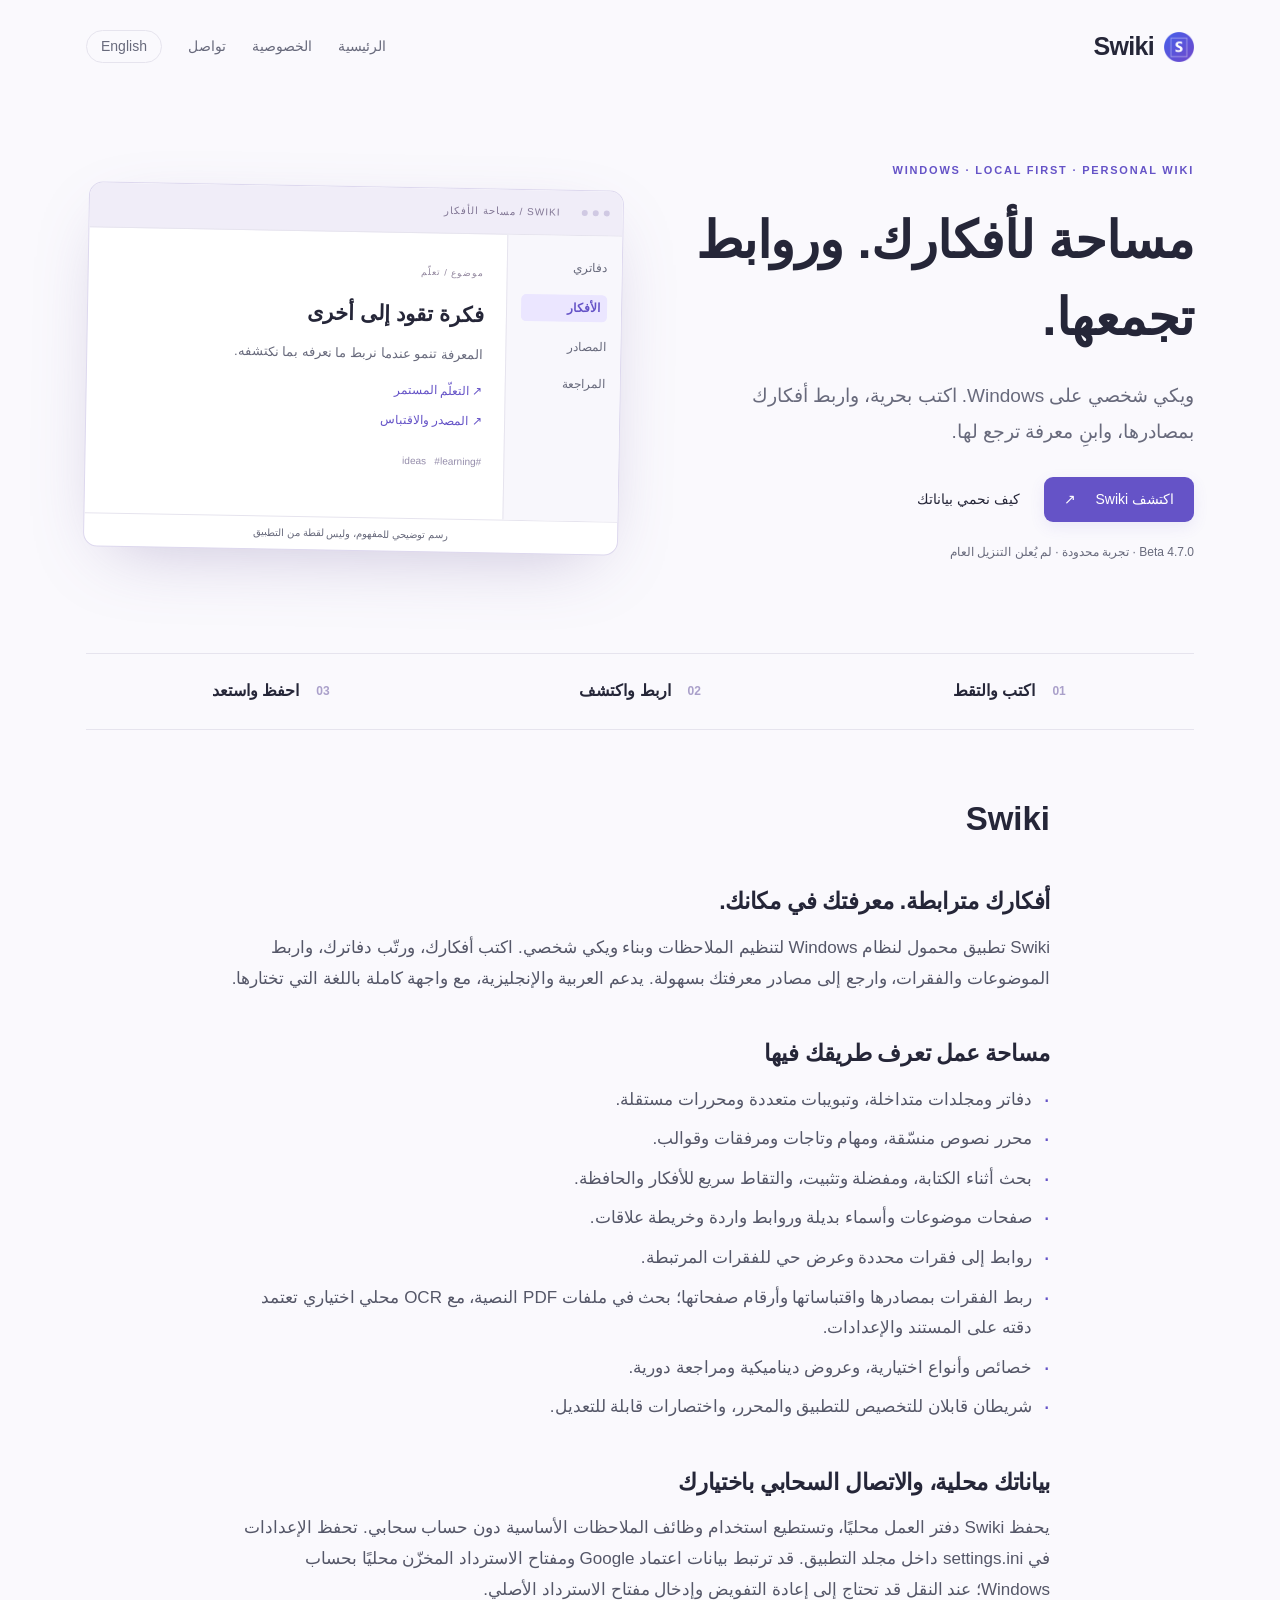
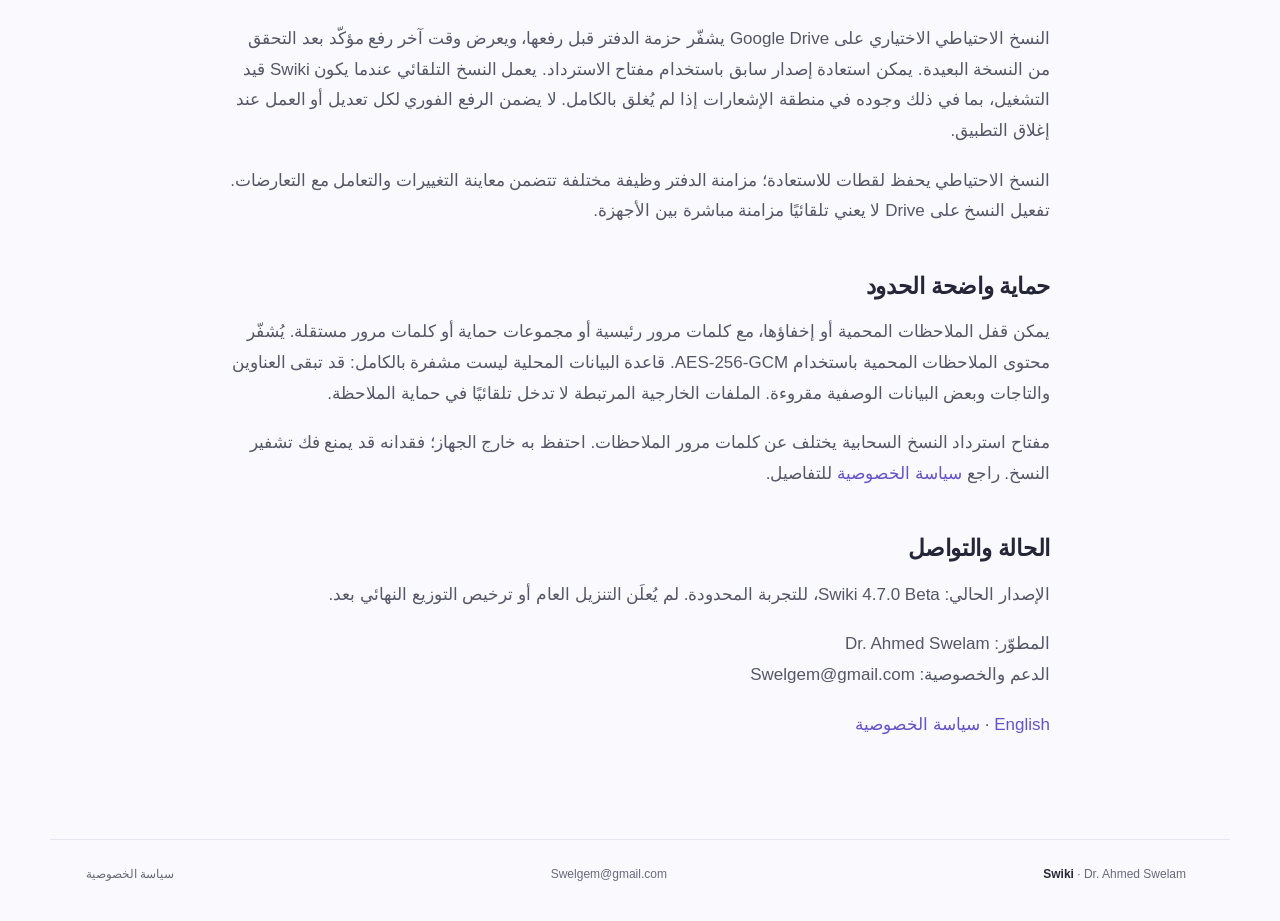
<file: index.html>
<!doctype html><html lang="ar" dir="rtl"><head><meta charset="utf-8"><meta name="viewport" content="width=device-width,initial-scale=1"><meta name="description" content="ويكي شخصي على Windows. اكتب بحرية، واربط أفكارك بمصادرها، وابنِ معرفة ترجع لها."><title>Swiki — أفكارك مترابطة</title><link rel="icon" href="favicon.ico"><link rel="stylesheet" href="style.css"></head><body><a class="skip" href="#main">انتقل للمحتوى</a><header class="header wrap"><a class="brand" href="index.html"><img src="favicon.ico" alt="" width="30" height="30"><span>Swiki</span></a><nav aria-label="القائمة الرئيسية"><a href="index.html">الرئيسية</a><a href="privacy-ar.html" >الخصوصية</a><a href="mailto:Swelgem@gmail.com">تواصل</a><a class="language" href="en.html" lang="en">English</a></nav></header><main class="wrap" id="main"><section class="hero"><div><span class="eyebrow">WINDOWS · LOCAL FIRST · PERSONAL WIKI</span><h1>مساحة لأفكارك. وروابط تجمعها.</h1><p class="intro">ويكي شخصي على Windows. اكتب بحرية، واربط أفكارك بمصادرها، وابنِ معرفة ترجع لها.</p><div class="actions"><a class="primary" href="#details">اكتشف Swiki <span aria-hidden="true">↗</span></a><a class="quiet" href="privacy-ar.html">كيف نحمي بياناتك</a></div><p class="caption">4.7.0 Beta · تجربة محدودة · لم يُعلن التنزيل العام</p></div><div class="wiki-demo" aria-label="مثال توضيحي للروابط بين الأفكار"><div class="demo-bar"><i></i><i></i><i></i><span>SWIKI / مساحة الأفكار</span></div><div class="demo-body"><div class="demo-nav"><span>دفاتري</span><b>الأفكار</b><span>المصادر</span><span>المراجعة</span></div><div class="demo-note"><small>موضوع / تعلّم</small><h3>فكرة تقود إلى أخرى</h3><p>المعرفة تنمو عندما نربط ما نعرفه بما نكتشفه.</p><div class="note-link">↗ التعلّم المستمر</div><div class="note-link">↗ المصدر والاقتباس</div><div class="demo-tags">#ideas &nbsp; #learning</div></div></div><div class="demo-foot">رسم توضيحي للمفهوم، وليس لقطة من التطبيق</div></div></section><section class="principles"><div><b>01</b><span>اكتب والتقط</span></div><div><b>02</b><span>اربط واكتشف</span></div><div><b>03</b><span>احفظ واستعد</span></div></section><div class="document-layout"><article class="document" id="details"><h1 id="section-0">Swiki</h1>
<h2 id="section-1">أفكارك مترابطة. معرفتك في مكانك.</h2>

<p>Swiki تطبيق محمول لنظام Windows لتنظيم الملاحظات وبناء ويكي شخصي. اكتب أفكارك، ورتّب دفاترك، واربط الموضوعات والفقرات، وارجع إلى مصادر معرفتك بسهولة. يدعم العربية والإنجليزية، مع واجهة كاملة باللغة التي تختارها.</p>
<h2 id="section-4">مساحة عمل تعرف طريقك فيها</h2>
<div class="list-item"><span aria-hidden="true">·</span><span>دفاتر ومجلدات متداخلة، وتبويبات متعددة ومحررات مستقلة.</span></div>
<div class="list-item"><span aria-hidden="true">·</span><span>محرر نصوص منسّقة، ومهام وتاجات ومرفقات وقوالب.</span></div>
<div class="list-item"><span aria-hidden="true">·</span><span>بحث أثناء الكتابة، ومفضلة وتثبيت، والتقاط سريع للأفكار والحافظة.</span></div>
<div class="list-item"><span aria-hidden="true">·</span><span>صفحات موضوعات وأسماء بديلة وروابط واردة وخريطة علاقات.</span></div>
<div class="list-item"><span aria-hidden="true">·</span><span>روابط إلى فقرات محددة وعرض حي للفقرات المرتبطة.</span></div>
<div class="list-item"><span aria-hidden="true">·</span><span>ربط الفقرات بمصادرها واقتباساتها وأرقام صفحاتها؛ بحث في ملفات PDF النصية، مع OCR محلي اختياري تعتمد دقته على المستند والإعدادات.</span></div>
<div class="list-item"><span aria-hidden="true">·</span><span>خصائص وأنواع اختيارية، وعروض ديناميكية ومراجعة دورية.</span></div>
<div class="list-item"><span aria-hidden="true">·</span><span>شريطان قابلان للتخصيص للتطبيق والمحرر، واختصارات قابلة للتعديل.</span></div>
<h2 id="section-13">بياناتك محلية، والاتصال السحابي باختيارك</h2>
<p>يحفظ Swiki دفتر العمل محليًا، وتستطيع استخدام وظائف الملاحظات الأساسية دون حساب سحابي. تحفظ الإعدادات في settings.ini داخل مجلد التطبيق. قد ترتبط بيانات اعتماد Google ومفتاح الاسترداد المخزّن محليًا بحساب Windows؛ عند النقل قد تحتاج إلى إعادة التفويض وإدخال مفتاح الاسترداد الأصلي.</p>
<p>النسخ الاحتياطي الاختياري على Google Drive يشفّر حزمة الدفتر قبل رفعها، ويعرض وقت آخر رفع مؤكّد بعد التحقق من النسخة البعيدة. يمكن استعادة إصدار سابق باستخدام مفتاح الاسترداد. يعمل النسخ التلقائي عندما يكون Swiki قيد التشغيل، بما في ذلك وجوده في منطقة الإشعارات إذا لم يُغلق بالكامل. لا يضمن الرفع الفوري لكل تعديل أو العمل عند إغلاق التطبيق.</p>
<p>النسخ الاحتياطي يحفظ لقطات للاستعادة؛ مزامنة الدفتر وظيفة مختلفة تتضمن معاينة التغييرات والتعامل مع التعارضات. تفعيل النسخ على Drive لا يعني تلقائيًا مزامنة مباشرة بين الأجهزة.</p>
<h2 id="section-17">حماية واضحة الحدود</h2>
<p>يمكن قفل الملاحظات المحمية أو إخفاؤها، مع كلمات مرور رئيسية أو مجموعات حماية أو كلمات مرور مستقلة. يُشفّر محتوى الملاحظات المحمية باستخدام AES-256-GCM. قاعدة البيانات المحلية ليست مشفرة بالكامل: قد تبقى العناوين والتاجات وبعض البيانات الوصفية مقروءة. الملفات الخارجية المرتبطة لا تدخل تلقائيًا في حماية الملاحظة.</p>
<p>مفتاح استرداد النسخ السحابية يختلف عن كلمات مرور الملاحظات. احتفظ به خارج الجهاز؛ فقدانه قد يمنع فك تشفير النسخ. راجع <a href="privacy-ar.html">سياسة الخصوصية</a> للتفاصيل.</p>
<h2 id="section-20">الحالة والتواصل</h2>
<p>الإصدار الحالي: Swiki 4.7.0 Beta، للتجربة المحدودة. لم يُعلَن التنزيل العام أو ترخيص التوزيع النهائي بعد.</p>
<p>المطوّر: Dr. Ahmed Swelam<br>الدعم والخصوصية: Swelgem@gmail.com</p>
<p><a href="en.html">English</a> · <a href="privacy-ar.html">سياسة الخصوصية</a></p>
</article></div></main><footer class="wrap footer"><div class="brand-text">Swiki <span>· Dr. Ahmed Swelam</span></div><a href="mailto:Swelgem@gmail.com">Swelgem@gmail.com</a><a href="privacy-ar.html">سياسة الخصوصية</a></footer></body></html>
</file>
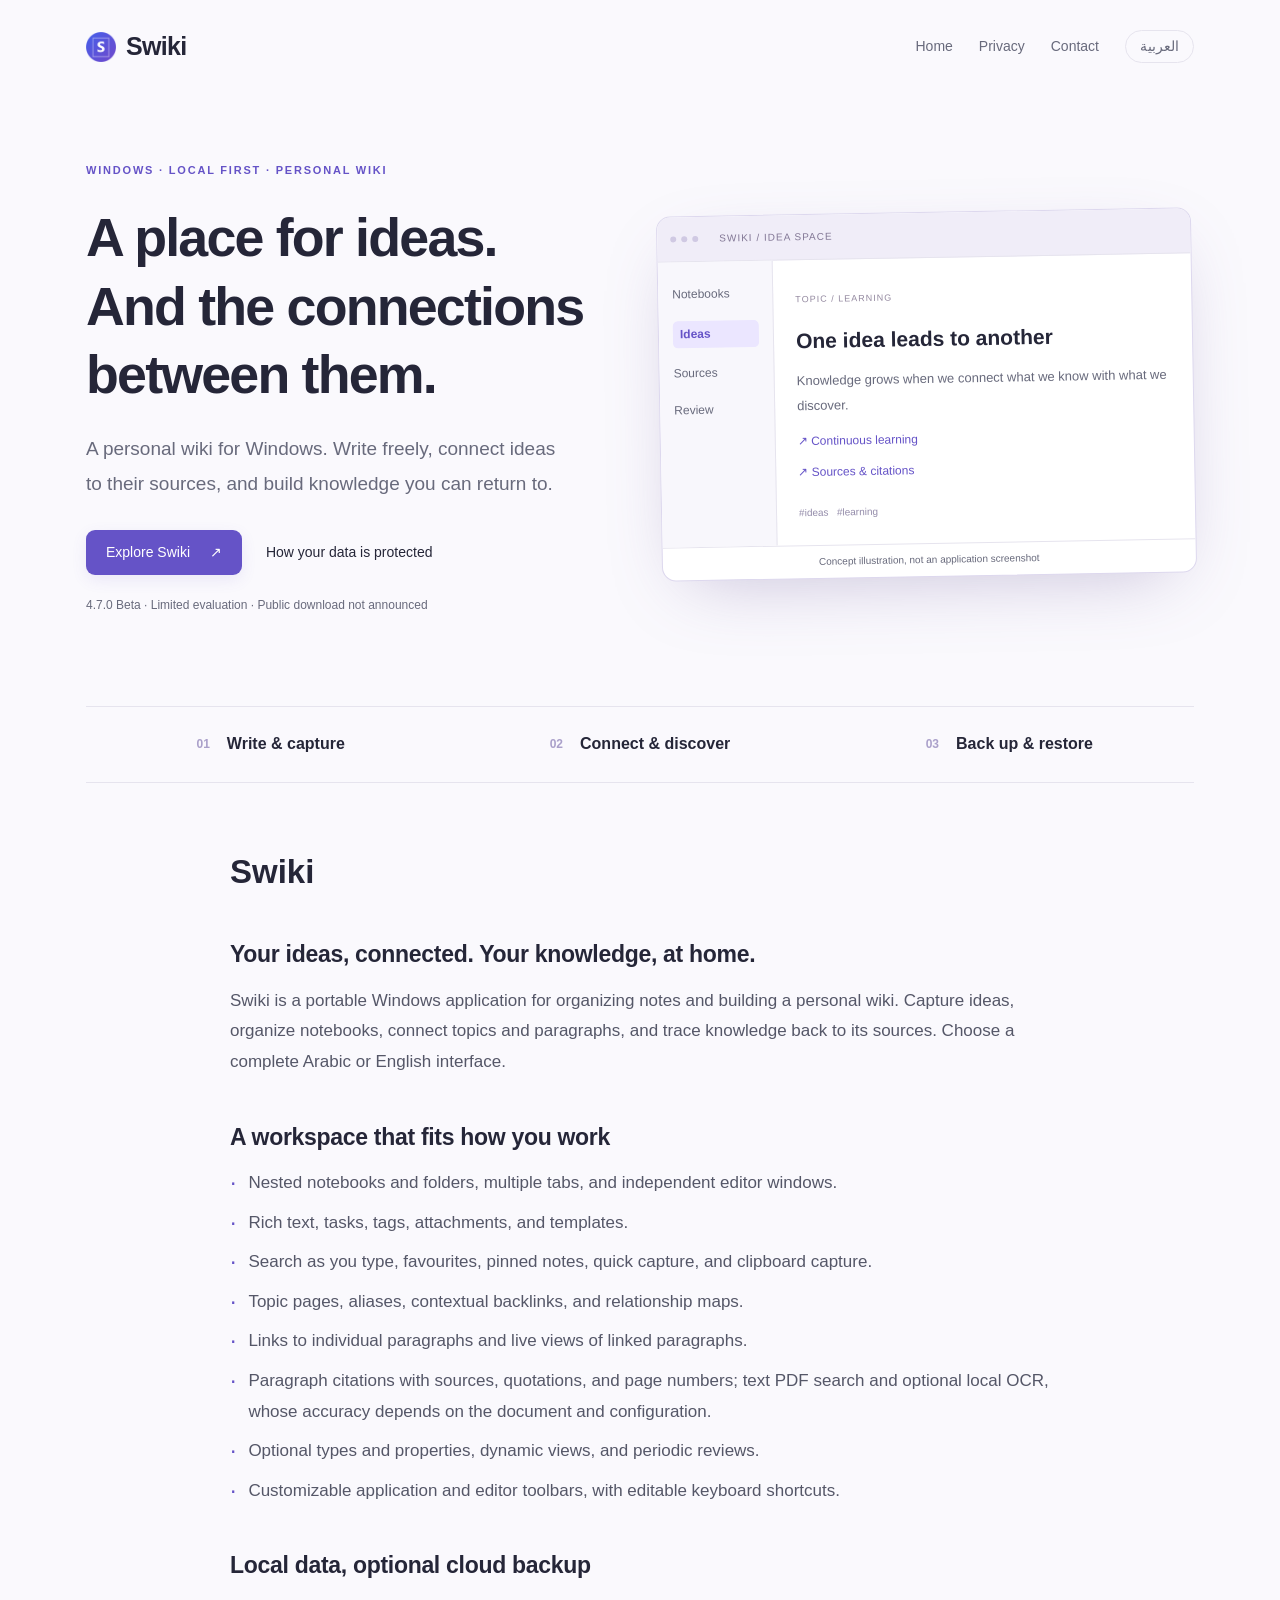
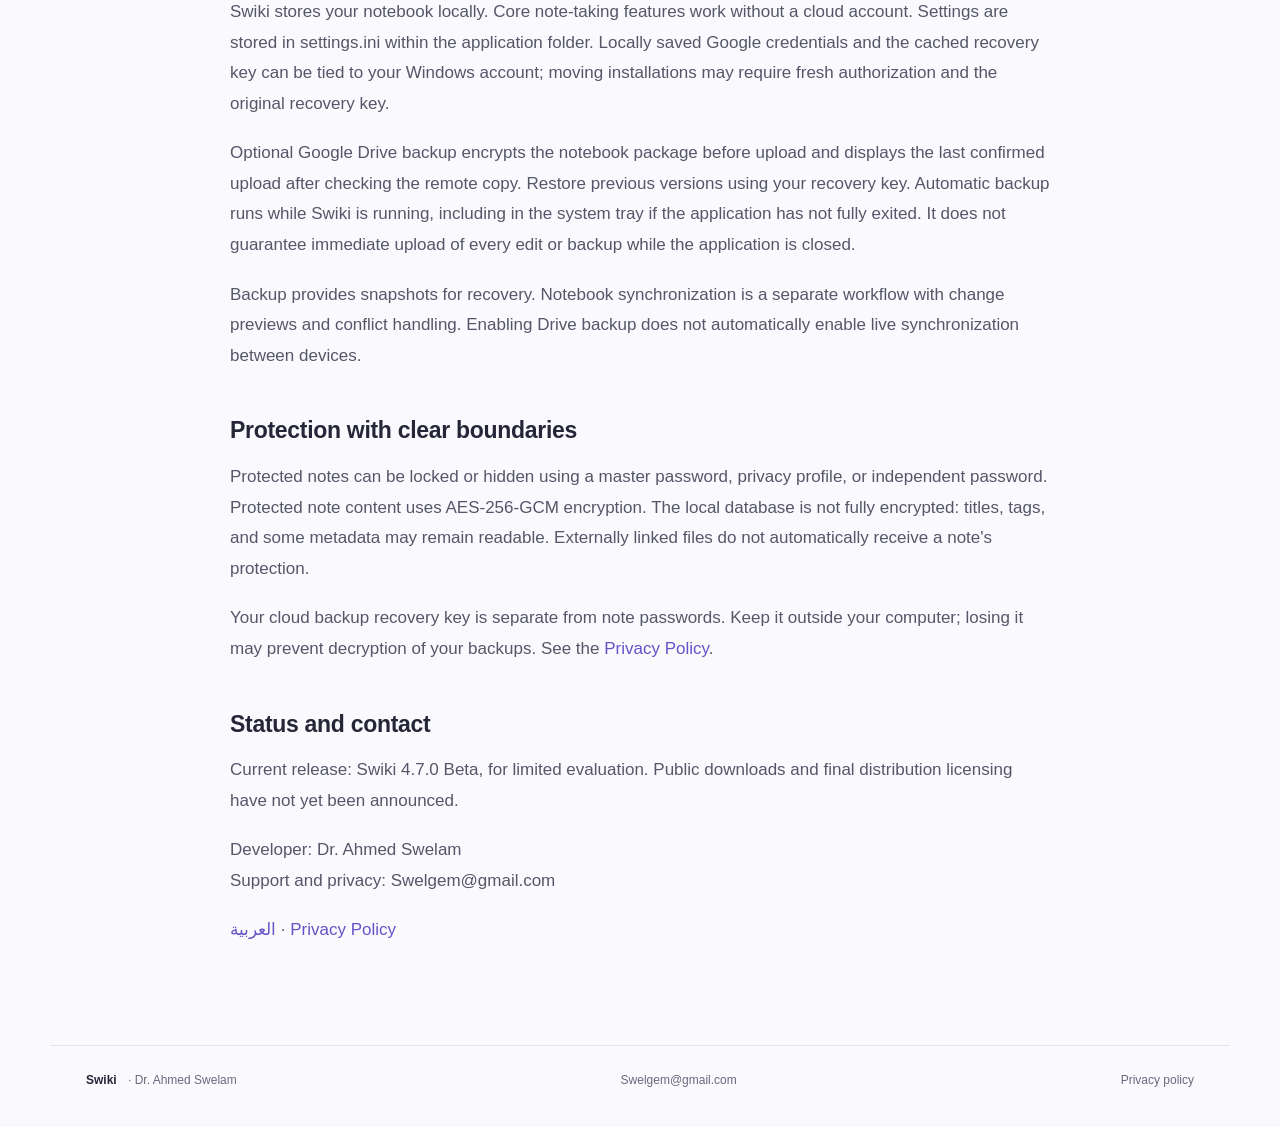
<file: en.html>
<!doctype html><html lang="en" dir="ltr"><head><meta charset="utf-8"><meta name="viewport" content="width=device-width,initial-scale=1"><meta name="description" content="A personal wiki for Windows. Write freely, connect ideas to their sources, and build knowledge you can return to."><title>Swiki — Your ideas, connected</title><link rel="icon" href="favicon.ico"><link rel="stylesheet" href="style.css"></head><body><a class="skip" href="#main">Skip to content</a><header class="header wrap"><a class="brand" href="en.html"><img src="favicon.ico" alt="" width="30" height="30"><span>Swiki</span></a><nav aria-label="Main navigation"><a href="en.html">Home</a><a href="privacy-en.html" >Privacy</a><a href="mailto:Swelgem@gmail.com">Contact</a><a class="language" href="index.html" lang="ar">العربية</a></nav></header><main class="wrap" id="main"><section class="hero"><div><span class="eyebrow">WINDOWS · LOCAL FIRST · PERSONAL WIKI</span><h1>A place for ideas.<br>And the connections between them.</h1><p class="intro">A personal wiki for Windows. Write freely, connect ideas to their sources, and build knowledge you can return to.</p><div class="actions"><a class="primary" href="#details">Explore Swiki <span aria-hidden="true">↗</span></a><a class="quiet" href="privacy-en.html">How your data is protected</a></div><p class="caption">4.7.0 Beta · Limited evaluation · Public download not announced</p></div><div class="wiki-demo" aria-label="Illustrative example of connected ideas"><div class="demo-bar"><i></i><i></i><i></i><span>SWIKI / IDEA SPACE</span></div><div class="demo-body"><div class="demo-nav"><span>Notebooks</span><b>Ideas</b><span>Sources</span><span>Review</span></div><div class="demo-note"><small>TOPIC / LEARNING</small><h3>One idea leads to another</h3><p>Knowledge grows when we connect what we know with what we discover.</p><div class="note-link">↗ Continuous learning</div><div class="note-link">↗ Sources & citations</div><div class="demo-tags">#ideas &nbsp; #learning</div></div></div><div class="demo-foot">Concept illustration, not an application screenshot</div></div></section><section class="principles"><div><b>01</b><span>Write & capture</span></div><div><b>02</b><span>Connect & discover</span></div><div><b>03</b><span>Back up & restore</span></div></section><div class="document-layout"><article class="document" id="details"><h1 id="section-0">Swiki</h1>
<h2 id="section-1">Your ideas, connected. Your knowledge, at home.</h2>

<p>Swiki is a portable Windows application for organizing notes and building a personal wiki. Capture ideas, organize notebooks, connect topics and paragraphs, and trace knowledge back to its sources. Choose a complete Arabic or English interface.</p>
<h2 id="section-4">A workspace that fits how you work</h2>
<div class="list-item"><span aria-hidden="true">·</span><span>Nested notebooks and folders, multiple tabs, and independent editor windows.</span></div>
<div class="list-item"><span aria-hidden="true">·</span><span>Rich text, tasks, tags, attachments, and templates.</span></div>
<div class="list-item"><span aria-hidden="true">·</span><span>Search as you type, favourites, pinned notes, quick capture, and clipboard capture.</span></div>
<div class="list-item"><span aria-hidden="true">·</span><span>Topic pages, aliases, contextual backlinks, and relationship maps.</span></div>
<div class="list-item"><span aria-hidden="true">·</span><span>Links to individual paragraphs and live views of linked paragraphs.</span></div>
<div class="list-item"><span aria-hidden="true">·</span><span>Paragraph citations with sources, quotations, and page numbers; text PDF search and optional local OCR, whose accuracy depends on the document and configuration.</span></div>
<div class="list-item"><span aria-hidden="true">·</span><span>Optional types and properties, dynamic views, and periodic reviews.</span></div>
<div class="list-item"><span aria-hidden="true">·</span><span>Customizable application and editor toolbars, with editable keyboard shortcuts.</span></div>
<h2 id="section-13">Local data, optional cloud backup</h2>
<p>Swiki stores your notebook locally. Core note-taking features work without a cloud account. Settings are stored in settings.ini within the application folder. Locally saved Google credentials and the cached recovery key can be tied to your Windows account; moving installations may require fresh authorization and the original recovery key.</p>
<p>Optional Google Drive backup encrypts the notebook package before upload and displays the last confirmed upload after checking the remote copy. Restore previous versions using your recovery key. Automatic backup runs while Swiki is running, including in the system tray if the application has not fully exited. It does not guarantee immediate upload of every edit or backup while the application is closed.</p>
<p>Backup provides snapshots for recovery. Notebook synchronization is a separate workflow with change previews and conflict handling. Enabling Drive backup does not automatically enable live synchronization between devices.</p>
<h2 id="section-17">Protection with clear boundaries</h2>
<p>Protected notes can be locked or hidden using a master password, privacy profile, or independent password. Protected note content uses AES-256-GCM encryption. The local database is not fully encrypted: titles, tags, and some metadata may remain readable. Externally linked files do not automatically receive a note&#x27;s protection.</p>
<p>Your cloud backup recovery key is separate from note passwords. Keep it outside your computer; losing it may prevent decryption of your backups. See the <a href="privacy-en.html">Privacy Policy</a>.</p>
<h2 id="section-20">Status and contact</h2>
<p>Current release: Swiki 4.7.0 Beta, for limited evaluation. Public downloads and final distribution licensing have not yet been announced.</p>
<p>Developer: Dr. Ahmed Swelam<br>Support and privacy: Swelgem@gmail.com</p>
<p><a href="index.html">العربية</a> · <a href="privacy-en.html">Privacy Policy</a></p>
</article></div></main><footer class="wrap footer"><div class="brand-text">Swiki <span>· Dr. Ahmed Swelam</span></div><a href="mailto:Swelgem@gmail.com">Swelgem@gmail.com</a><a href="privacy-en.html">Privacy policy</a></footer></body></html>
</file>
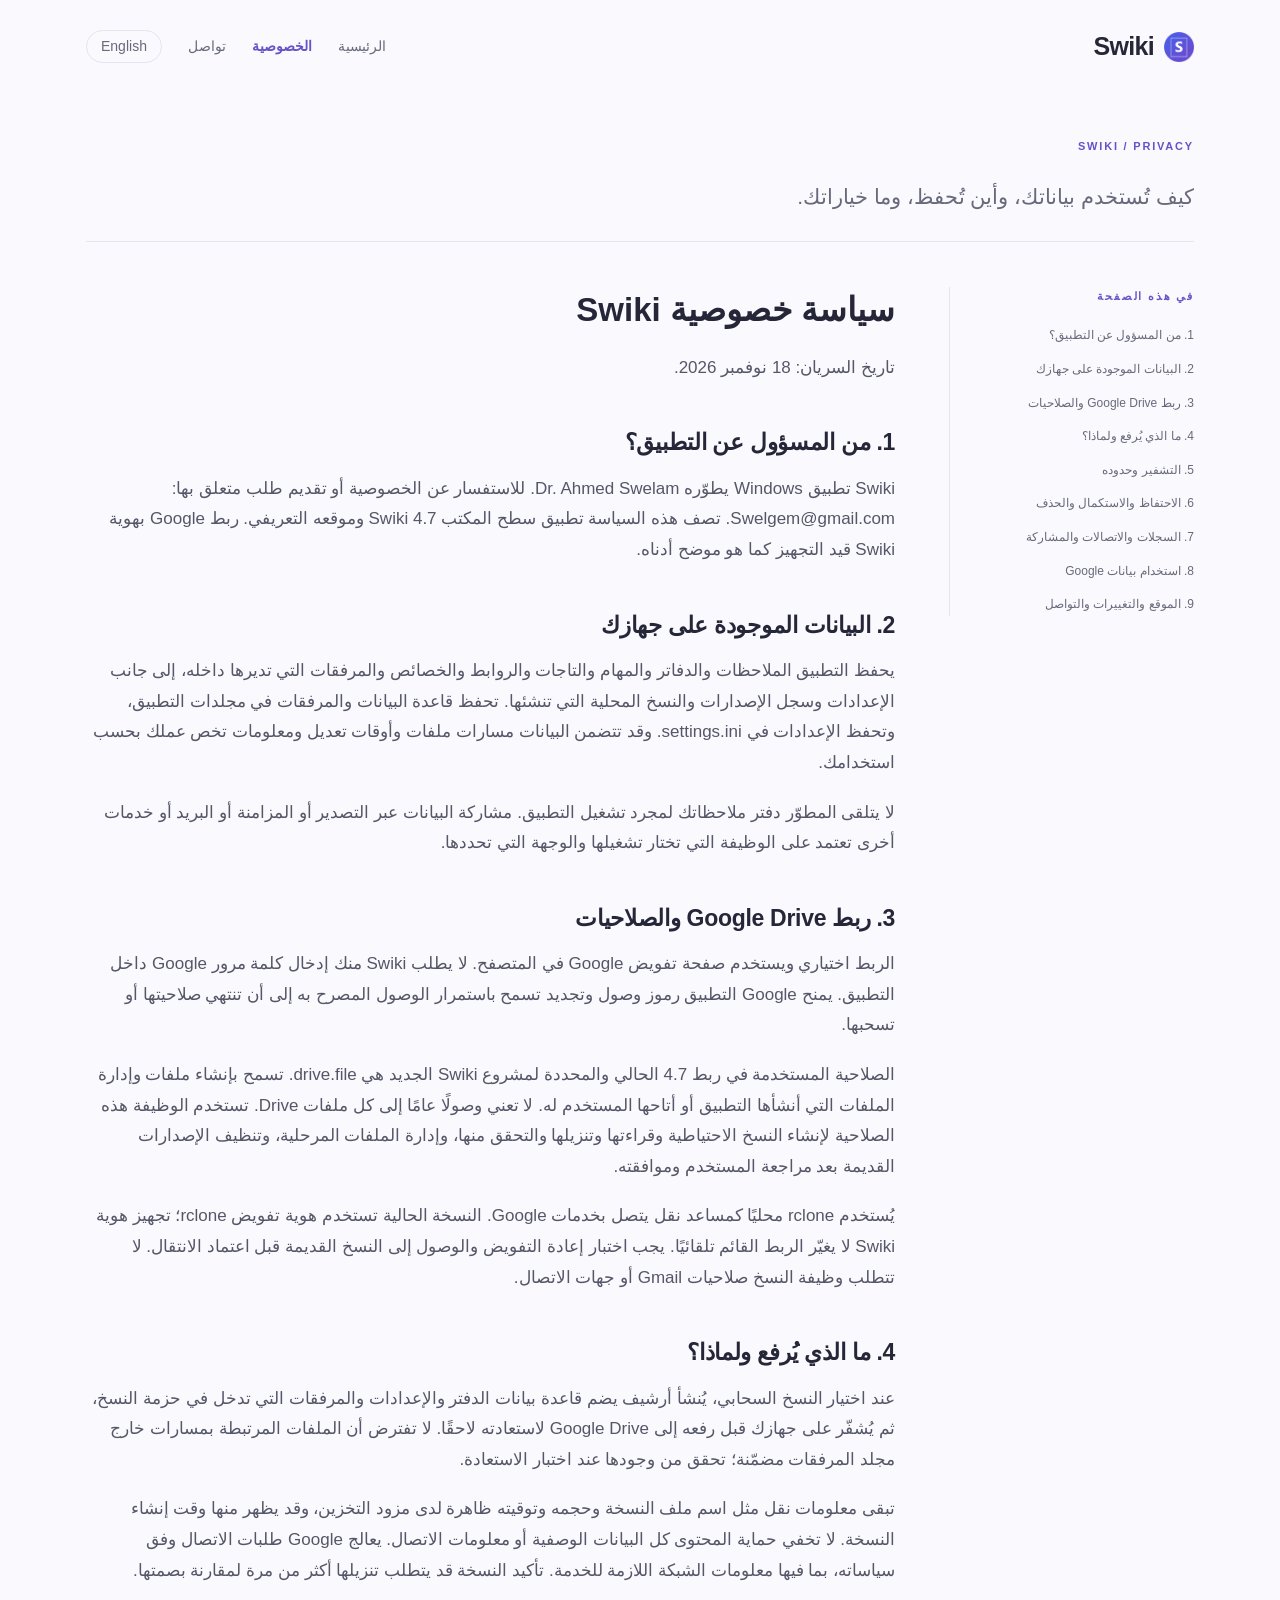
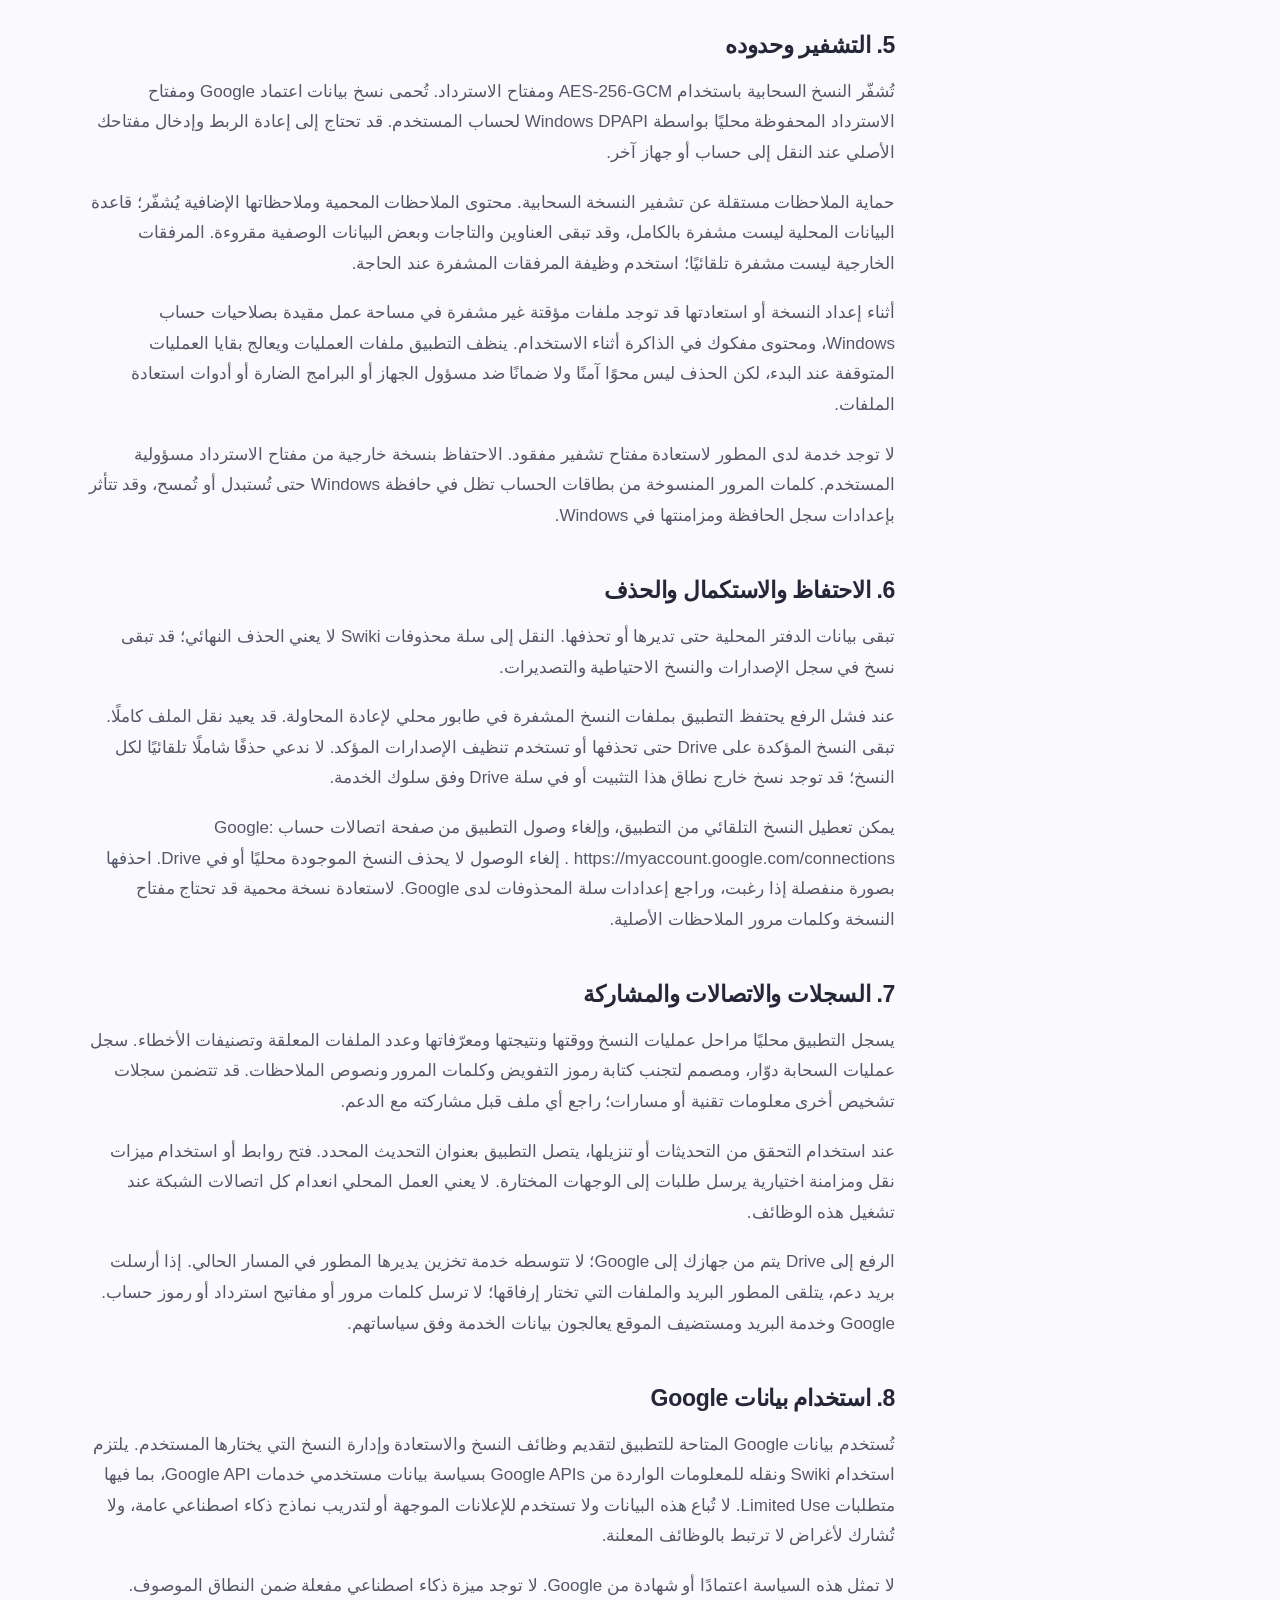
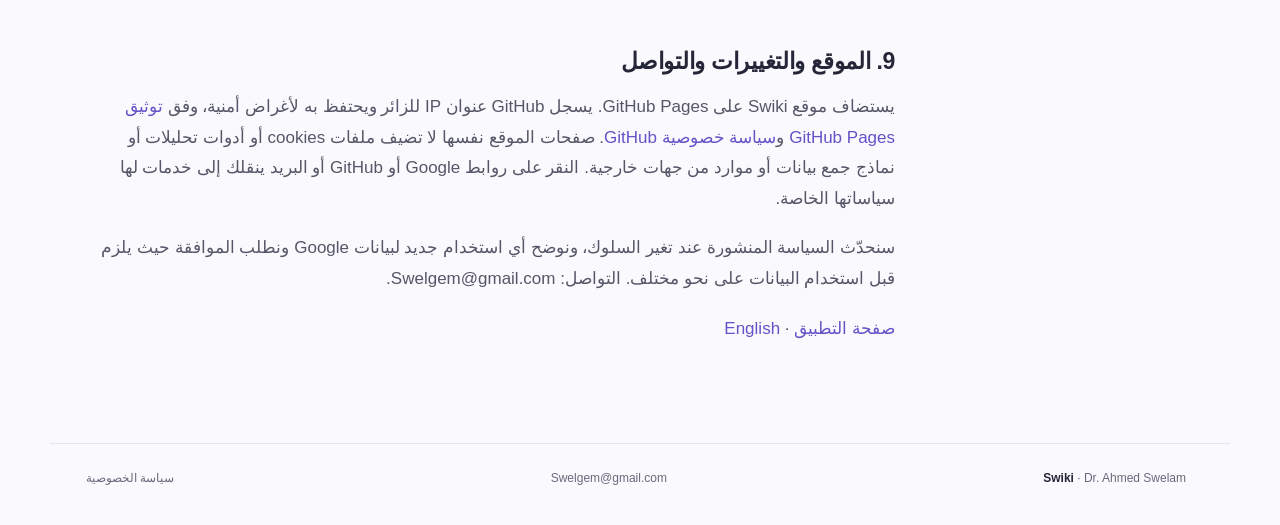
<file: privacy-ar.html>
<!doctype html><html lang="ar" dir="rtl"><head><meta charset="utf-8"><meta name="viewport" content="width=device-width,initial-scale=1"><meta name="description" content="ويكي شخصي على Windows. اكتب بحرية، واربط أفكارك بمصادرها، وابنِ معرفة ترجع لها."><title>سياسة خصوصية Swiki</title><link rel="icon" href="favicon.ico"><link rel="stylesheet" href="style.css"></head><body><a class="skip" href="#main">انتقل للمحتوى</a><header class="header wrap"><a class="brand" href="index.html"><img src="favicon.ico" alt="" width="30" height="30"><span>Swiki</span></a><nav aria-label="القائمة الرئيسية"><a href="index.html">الرئيسية</a><a href="privacy-ar.html" aria-current="page">الخصوصية</a><a href="mailto:Swelgem@gmail.com">تواصل</a><a class="language" href="privacy-en.html" lang="en">English</a></nav></header><main class="wrap" id="main"><div class="policy-heading"><span class="eyebrow">SWIKI / PRIVACY</span><p>كيف تُستخدم بياناتك، وأين تُحفظ، وما خياراتك.</p></div><div class="document-layout"><aside class="toc"><span class="eyebrow">في هذه الصفحة</span><a href="#section-2">1. من المسؤول عن التطبيق؟</a><a href="#section-4">2. البيانات الموجودة على جهازك</a><a href="#section-7">3. ربط Google Drive والصلاحيات</a><a href="#section-11">4. ما الذي يُرفع ولماذا؟</a><a href="#section-14">5. التشفير وحدوده</a><a href="#section-19">6. الاحتفاظ والاستكمال والحذف</a><a href="#section-23">7. السجلات والاتصالات والمشاركة</a><a href="#section-27">8. استخدام بيانات Google</a><a href="#section-30">9. الموقع والتغييرات والتواصل</a></aside><article class="document" id="details"><h1 id="section-0">سياسة خصوصية Swiki</h1><p>تاريخ السريان: 18 نوفمبر 2026.</p><h2 id="section-2">1. من المسؤول عن التطبيق؟</h2>
<p>Swiki تطبيق Windows يطوّره Dr. Ahmed Swelam. للاستفسار عن الخصوصية أو تقديم طلب متعلق بها: Swelgem@gmail.com. تصف هذه السياسة تطبيق سطح المكتب Swiki 4.7 وموقعه التعريفي. ربط Google بهوية Swiki قيد التجهيز كما هو موضح أدناه.</p>
<h2 id="section-4">2. البيانات الموجودة على جهازك</h2>
<p>يحفظ التطبيق الملاحظات والدفاتر والمهام والتاجات والروابط والخصائص والمرفقات التي تديرها داخله، إلى جانب الإعدادات وسجل الإصدارات والنسخ المحلية التي تنشئها. تحفظ قاعدة البيانات والمرفقات في مجلدات التطبيق، وتحفظ الإعدادات في settings.ini. وقد تتضمن البيانات مسارات ملفات وأوقات تعديل ومعلومات تخص عملك بحسب استخدامك.</p>
<p>لا يتلقى المطوّر دفتر ملاحظاتك لمجرد تشغيل التطبيق. مشاركة البيانات عبر التصدير أو المزامنة أو البريد أو خدمات أخرى تعتمد على الوظيفة التي تختار تشغيلها والوجهة التي تحددها.</p>
<h2 id="section-7">3. ربط Google Drive والصلاحيات</h2>
<p>الربط اختياري ويستخدم صفحة تفويض Google في المتصفح. لا يطلب Swiki منك إدخال كلمة مرور Google داخل التطبيق. يمنح Google التطبيق رموز وصول وتجديد تسمح باستمرار الوصول المصرح به إلى أن تنتهي صلاحيتها أو تسحبها.</p>
<p>الصلاحية المستخدمة في ربط 4.7 الحالي والمحددة لمشروع Swiki الجديد هي drive.file. تسمح بإنشاء ملفات وإدارة الملفات التي أنشأها التطبيق أو أتاحها المستخدم له. لا تعني وصولًا عامًا إلى كل ملفات Drive. تستخدم الوظيفة هذه الصلاحية لإنشاء النسخ الاحتياطية وقراءتها وتنزيلها والتحقق منها، وإدارة الملفات المرحلية، وتنظيف الإصدارات القديمة بعد مراجعة المستخدم وموافقته.</p>
<p>يُستخدم rclone محليًا كمساعد نقل يتصل بخدمات Google. النسخة الحالية تستخدم هوية تفويض rclone؛ تجهيز هوية Swiki لا يغيّر الربط القائم تلقائيًا. يجب اختبار إعادة التفويض والوصول إلى النسخ القديمة قبل اعتماد الانتقال. لا تتطلب وظيفة النسخ صلاحيات Gmail أو جهات الاتصال.</p>
<h2 id="section-11">4. ما الذي يُرفع ولماذا؟</h2>
<p>عند اختيار النسخ السحابي، يُنشأ أرشيف يضم قاعدة بيانات الدفتر والإعدادات والمرفقات التي تدخل في حزمة النسخ، ثم يُشفّر على جهازك قبل رفعه إلى Google Drive لاستعادته لاحقًا. لا تفترض أن الملفات المرتبطة بمسارات خارج مجلد المرفقات مضمّنة؛ تحقق من وجودها عند اختبار الاستعادة.</p>
<p>تبقى معلومات نقل مثل اسم ملف النسخة وحجمه وتوقيته ظاهرة لدى مزود التخزين، وقد يظهر منها وقت إنشاء النسخة. لا تخفي حماية المحتوى كل البيانات الوصفية أو معلومات الاتصال. يعالج Google طلبات الاتصال وفق سياساته، بما فيها معلومات الشبكة اللازمة للخدمة. تأكيد النسخة قد يتطلب تنزيلها أكثر من مرة لمقارنة بصمتها.</p>
<h2 id="section-14">5. التشفير وحدوده</h2>
<p>تُشفّر النسخ السحابية باستخدام AES-256-GCM ومفتاح الاسترداد. تُحمى نسخ بيانات اعتماد Google ومفتاح الاسترداد المحفوظة محليًا بواسطة Windows DPAPI لحساب المستخدم. قد تحتاج إلى إعادة الربط وإدخال مفتاحك الأصلي عند النقل إلى حساب أو جهاز آخر.</p>
<p>حماية الملاحظات مستقلة عن تشفير النسخة السحابية. محتوى الملاحظات المحمية وملاحظاتها الإضافية يُشفّر؛ قاعدة البيانات المحلية ليست مشفرة بالكامل، وقد تبقى العناوين والتاجات وبعض البيانات الوصفية مقروءة. المرفقات الخارجية ليست مشفرة تلقائيًا؛ استخدم وظيفة المرفقات المشفرة عند الحاجة.</p>
<p>أثناء إعداد النسخة أو استعادتها قد توجد ملفات مؤقتة غير مشفرة في مساحة عمل مقيدة بصلاحيات حساب Windows، ومحتوى مفكوك في الذاكرة أثناء الاستخدام. ينظف التطبيق ملفات العمليات ويعالج بقايا العمليات المتوقفة عند البدء، لكن الحذف ليس محوًا آمنًا ولا ضمانًا ضد مسؤول الجهاز أو البرامج الضارة أو أدوات استعادة الملفات.</p>
<p>لا توجد خدمة لدى المطور لاستعادة مفتاح تشفير مفقود. الاحتفاظ بنسخة خارجية من مفتاح الاسترداد مسؤولية المستخدم. كلمات المرور المنسوخة من بطاقات الحساب تظل في حافظة Windows حتى تُستبدل أو تُمسح، وقد تتأثر بإعدادات سجل الحافظة ومزامنتها في Windows.</p>
<h2 id="section-19">6. الاحتفاظ والاستكمال والحذف</h2>
<p>تبقى بيانات الدفتر المحلية حتى تديرها أو تحذفها. النقل إلى سلة محذوفات Swiki لا يعني الحذف النهائي؛ قد تبقى نسخ في سجل الإصدارات والنسخ الاحتياطية والتصديرات.</p>
<p>عند فشل الرفع يحتفظ التطبيق بملفات النسخ المشفرة في طابور محلي لإعادة المحاولة. قد يعيد نقل الملف كاملًا. تبقى النسخ المؤكدة على Drive حتى تحذفها أو تستخدم تنظيف الإصدارات المؤكد. لا ندعي حذفًا شاملًا تلقائيًا لكل النسخ؛ قد توجد نسخ خارج نطاق هذا التثبيت أو في سلة Drive وفق سلوك الخدمة.</p>
<p>يمكن تعطيل النسخ التلقائي من التطبيق، وإلغاء وصول التطبيق من صفحة اتصالات حساب Google: https://myaccount.google.com/connections . إلغاء الوصول لا يحذف النسخ الموجودة محليًا أو في Drive. احذفها بصورة منفصلة إذا رغبت، وراجع إعدادات سلة المحذوفات لدى Google. لاستعادة نسخة محمية قد تحتاج مفتاح النسخة وكلمات مرور الملاحظات الأصلية.</p>
<h2 id="section-23">7. السجلات والاتصالات والمشاركة</h2>
<p>يسجل التطبيق محليًا مراحل عمليات النسخ ووقتها ونتيجتها ومعرّفاتها وعدد الملفات المعلقة وتصنيفات الأخطاء. سجل عمليات السحابة دوّار، ومصمم لتجنب كتابة رموز التفويض وكلمات المرور ونصوص الملاحظات. قد تتضمن سجلات تشخيص أخرى معلومات تقنية أو مسارات؛ راجع أي ملف قبل مشاركته مع الدعم.</p>
<p>عند استخدام التحقق من التحديثات أو تنزيلها، يتصل التطبيق بعنوان التحديث المحدد. فتح روابط أو استخدام ميزات نقل ومزامنة اختيارية يرسل طلبات إلى الوجهات المختارة. لا يعني العمل المحلي انعدام كل اتصالات الشبكة عند تشغيل هذه الوظائف.</p>
<p>الرفع إلى Drive يتم من جهازك إلى Google؛ لا تتوسطه خدمة تخزين يديرها المطور في المسار الحالي. إذا أرسلت بريد دعم، يتلقى المطور البريد والملفات التي تختار إرفاقها؛ لا ترسل كلمات مرور أو مفاتيح استرداد أو رموز حساب. Google وخدمة البريد ومستضيف الموقع يعالجون بيانات الخدمة وفق سياساتهم.</p>
<h2 id="section-27">8. استخدام بيانات Google</h2>
<p>تُستخدم بيانات Google المتاحة للتطبيق لتقديم وظائف النسخ والاستعادة وإدارة النسخ التي يختارها المستخدم. يلتزم استخدام Swiki ونقله للمعلومات الواردة من Google APIs بسياسة بيانات مستخدمي خدمات Google API، بما فيها متطلبات Limited Use. لا تُباع هذه البيانات ولا تستخدم للإعلانات الموجهة أو لتدريب نماذج ذكاء اصطناعي عامة، ولا تُشارك لأغراض لا ترتبط بالوظائف المعلنة.</p>
<p>لا تمثل هذه السياسة اعتمادًا أو شهادة من Google. لا توجد ميزة ذكاء اصطناعي مفعلة ضمن النطاق الموصوف.</p>
<h2 id="section-30">9. الموقع والتغييرات والتواصل</h2>
<p>يستضاف موقع Swiki على GitHub Pages. يسجل GitHub عنوان IP للزائر ويحتفظ به لأغراض أمنية، وفق <a href="https://docs.github.com/en/pages/getting-started-with-github-pages/what-is-github-pages#data-collection">توثيق GitHub Pages</a> و<a href="https://docs.github.com/en/site-policy/privacy-policies/github-general-privacy-statement">سياسة خصوصية GitHub</a>. صفحات الموقع نفسها لا تضيف ملفات cookies أو أدوات تحليلات أو نماذج جمع بيانات أو موارد من جهات خارجية. النقر على روابط Google أو GitHub أو البريد ينقلك إلى خدمات لها سياساتها الخاصة.</p>
<p>سنحدّث السياسة المنشورة عند تغير السلوك، ونوضح أي استخدام جديد لبيانات Google ونطلب الموافقة حيث يلزم قبل استخدام البيانات على نحو مختلف. التواصل: Swelgem@gmail.com.</p>
<p><a href="index.html">صفحة التطبيق</a> · <a href="privacy-en.html">English</a></p></article></div></main><footer class="wrap footer"><div class="brand-text">Swiki <span>· Dr. Ahmed Swelam</span></div><a href="mailto:Swelgem@gmail.com">Swelgem@gmail.com</a><a href="privacy-ar.html">سياسة الخصوصية</a></footer></body></html>
</file>
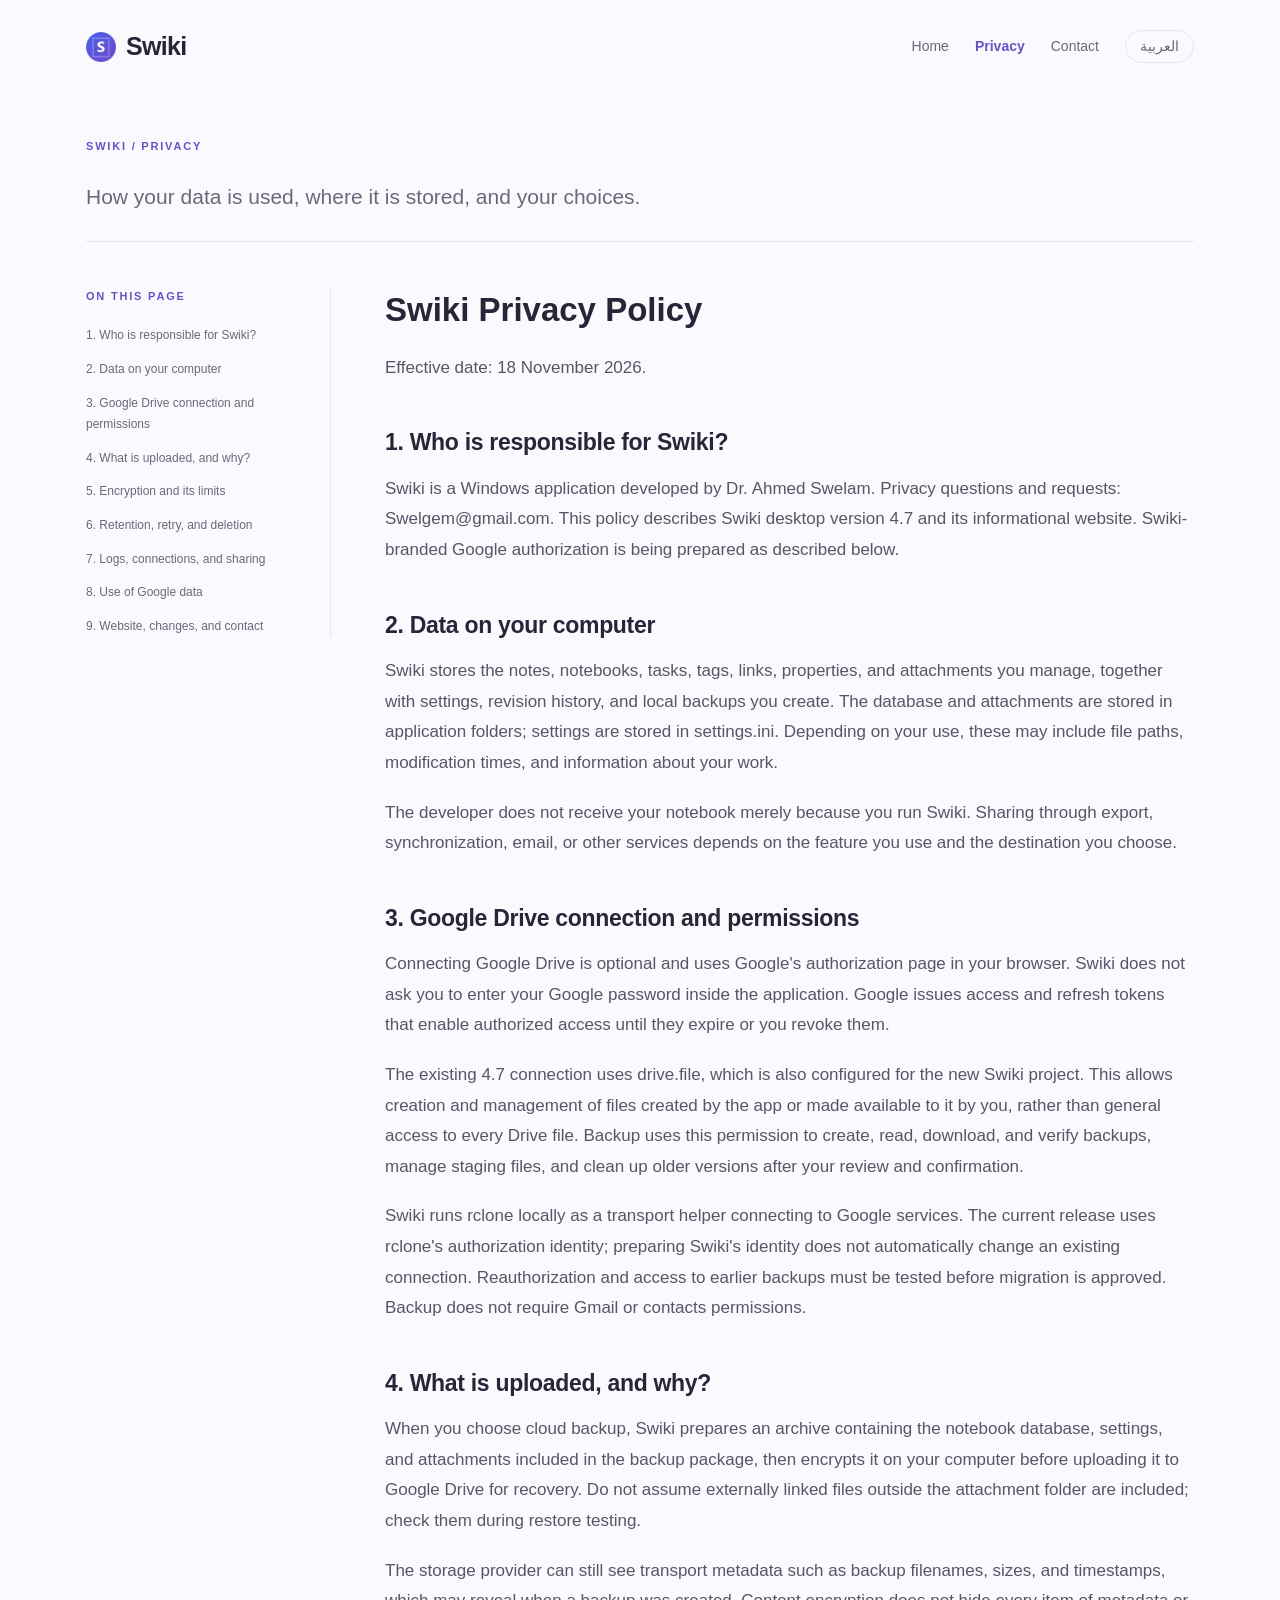
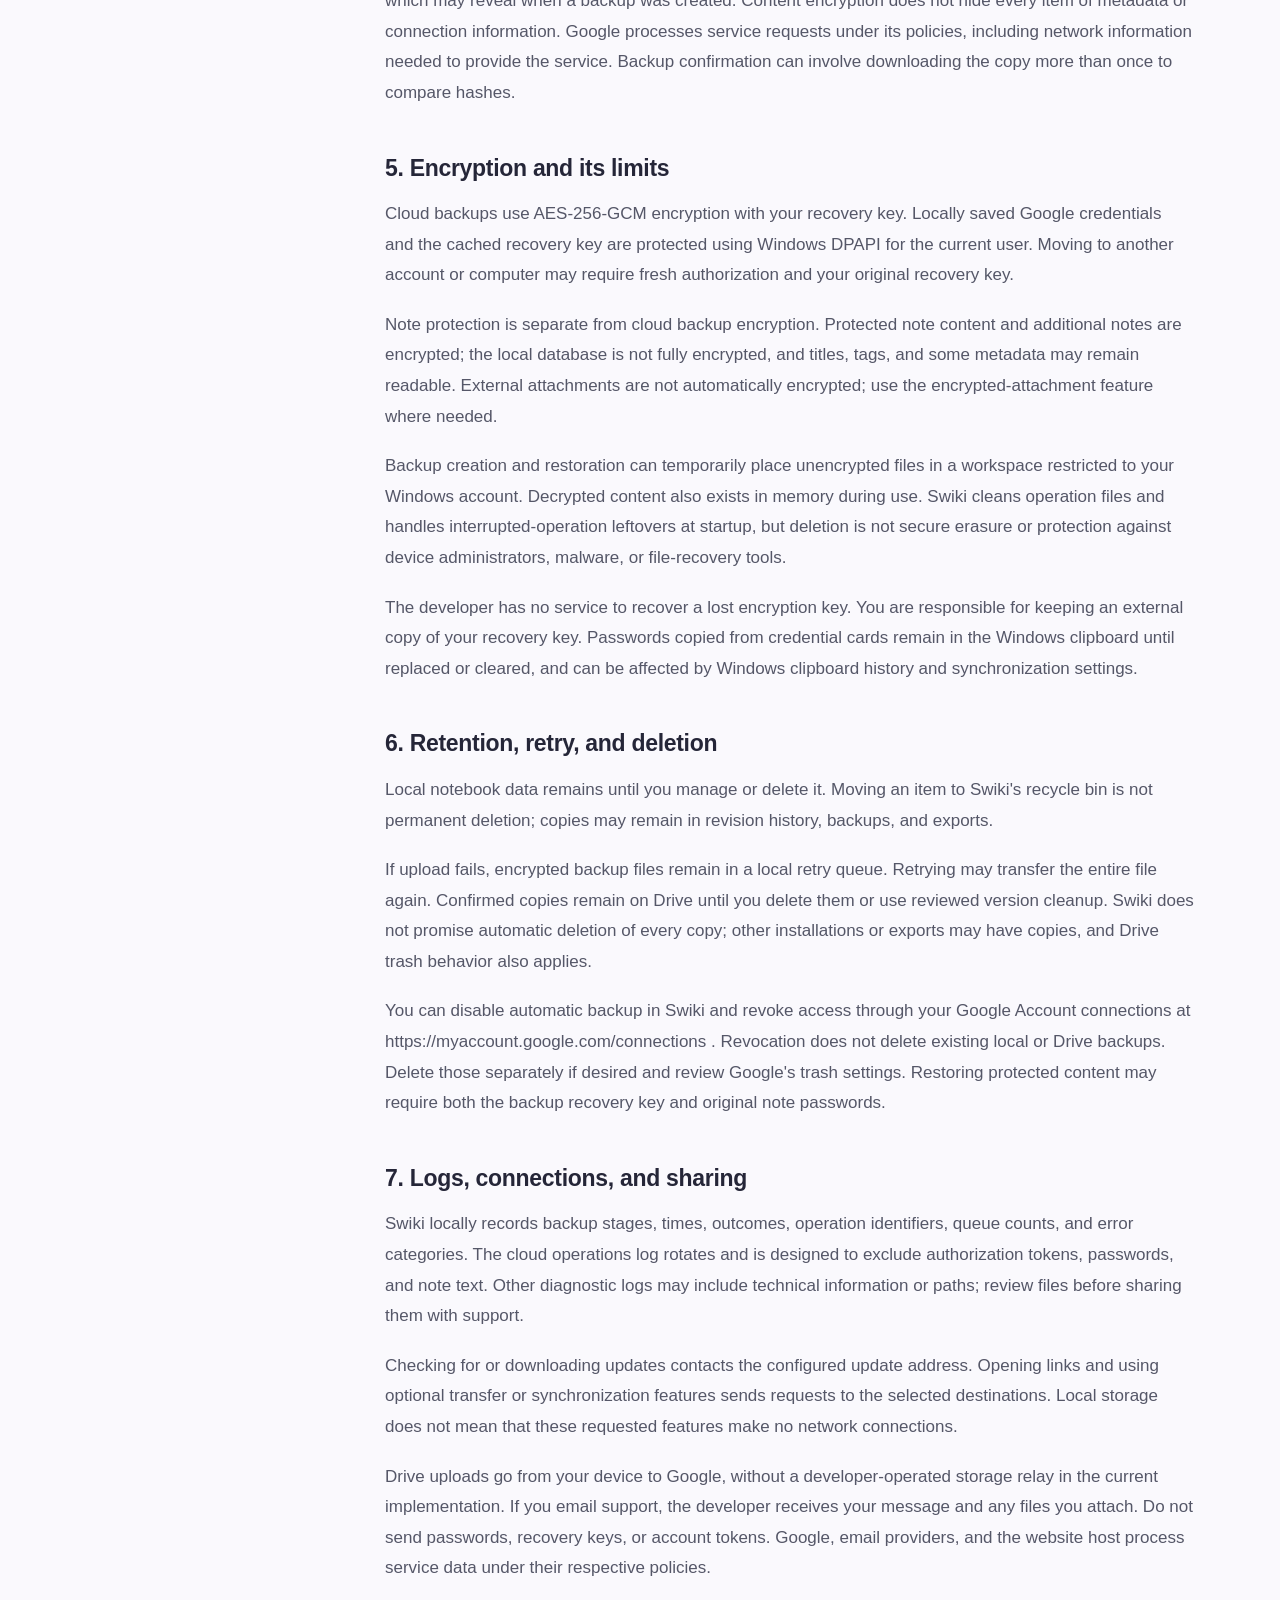
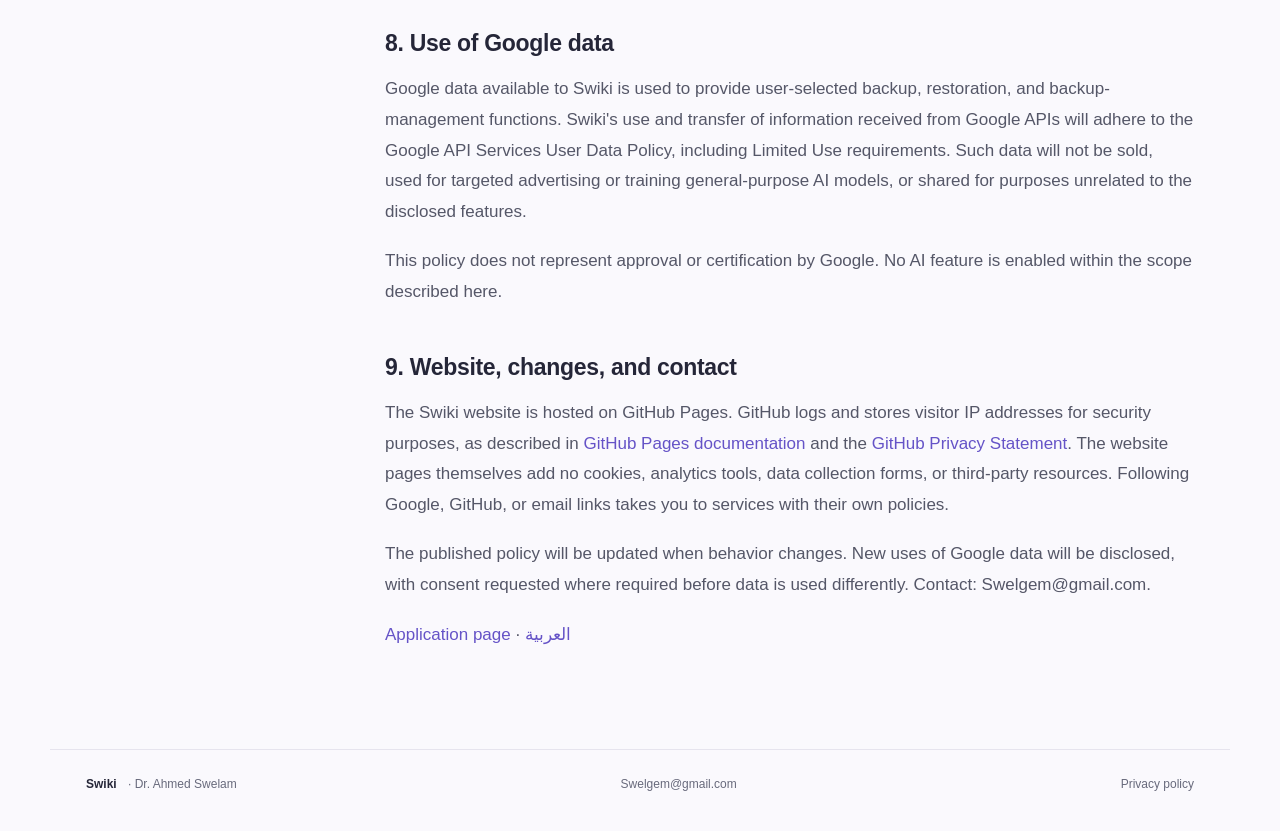
<file: privacy-en.html>
<!doctype html><html lang="en" dir="ltr"><head><meta charset="utf-8"><meta name="viewport" content="width=device-width,initial-scale=1"><meta name="description" content="A personal wiki for Windows. Write freely, connect ideas to their sources, and build knowledge you can return to."><title>Swiki Privacy Policy</title><link rel="icon" href="favicon.ico"><link rel="stylesheet" href="style.css"></head><body><a class="skip" href="#main">Skip to content</a><header class="header wrap"><a class="brand" href="en.html"><img src="favicon.ico" alt="" width="30" height="30"><span>Swiki</span></a><nav aria-label="Main navigation"><a href="en.html">Home</a><a href="privacy-en.html" aria-current="page">Privacy</a><a href="mailto:Swelgem@gmail.com">Contact</a><a class="language" href="privacy-ar.html" lang="ar">العربية</a></nav></header><main class="wrap" id="main"><div class="policy-heading"><span class="eyebrow">SWIKI / PRIVACY</span><p>How your data is used, where it is stored, and your choices.</p></div><div class="document-layout"><aside class="toc"><span class="eyebrow">ON THIS PAGE</span><a href="#section-2">1. Who is responsible for Swiki?</a><a href="#section-4">2. Data on your computer</a><a href="#section-7">3. Google Drive connection and permissions</a><a href="#section-11">4. What is uploaded, and why?</a><a href="#section-14">5. Encryption and its limits</a><a href="#section-19">6. Retention, retry, and deletion</a><a href="#section-23">7. Logs, connections, and sharing</a><a href="#section-27">8. Use of Google data</a><a href="#section-30">9. Website, changes, and contact</a></aside><article class="document" id="details"><h1 id="section-0">Swiki Privacy Policy</h1><p>Effective date: 18 November 2026.</p><h2 id="section-2">1. Who is responsible for Swiki?</h2>
<p>Swiki is a Windows application developed by Dr. Ahmed Swelam. Privacy questions and requests: Swelgem@gmail.com. This policy describes Swiki desktop version 4.7 and its informational website. Swiki-branded Google authorization is being prepared as described below.</p>
<h2 id="section-4">2. Data on your computer</h2>
<p>Swiki stores the notes, notebooks, tasks, tags, links, properties, and attachments you manage, together with settings, revision history, and local backups you create. The database and attachments are stored in application folders; settings are stored in settings.ini. Depending on your use, these may include file paths, modification times, and information about your work.</p>
<p>The developer does not receive your notebook merely because you run Swiki. Sharing through export, synchronization, email, or other services depends on the feature you use and the destination you choose.</p>
<h2 id="section-7">3. Google Drive connection and permissions</h2>
<p>Connecting Google Drive is optional and uses Google&#x27;s authorization page in your browser. Swiki does not ask you to enter your Google password inside the application. Google issues access and refresh tokens that enable authorized access until they expire or you revoke them.</p>
<p>The existing 4.7 connection uses drive.file, which is also configured for the new Swiki project. This allows creation and management of files created by the app or made available to it by you, rather than general access to every Drive file. Backup uses this permission to create, read, download, and verify backups, manage staging files, and clean up older versions after your review and confirmation.</p>
<p>Swiki runs rclone locally as a transport helper connecting to Google services. The current release uses rclone&#x27;s authorization identity; preparing Swiki&#x27;s identity does not automatically change an existing connection. Reauthorization and access to earlier backups must be tested before migration is approved. Backup does not require Gmail or contacts permissions.</p>
<h2 id="section-11">4. What is uploaded, and why?</h2>
<p>When you choose cloud backup, Swiki prepares an archive containing the notebook database, settings, and attachments included in the backup package, then encrypts it on your computer before uploading it to Google Drive for recovery. Do not assume externally linked files outside the attachment folder are included; check them during restore testing.</p>
<p>The storage provider can still see transport metadata such as backup filenames, sizes, and timestamps, which may reveal when a backup was created. Content encryption does not hide every item of metadata or connection information. Google processes service requests under its policies, including network information needed to provide the service. Backup confirmation can involve downloading the copy more than once to compare hashes.</p>
<h2 id="section-14">5. Encryption and its limits</h2>
<p>Cloud backups use AES-256-GCM encryption with your recovery key. Locally saved Google credentials and the cached recovery key are protected using Windows DPAPI for the current user. Moving to another account or computer may require fresh authorization and your original recovery key.</p>
<p>Note protection is separate from cloud backup encryption. Protected note content and additional notes are encrypted; the local database is not fully encrypted, and titles, tags, and some metadata may remain readable. External attachments are not automatically encrypted; use the encrypted-attachment feature where needed.</p>
<p>Backup creation and restoration can temporarily place unencrypted files in a workspace restricted to your Windows account. Decrypted content also exists in memory during use. Swiki cleans operation files and handles interrupted-operation leftovers at startup, but deletion is not secure erasure or protection against device administrators, malware, or file-recovery tools.</p>
<p>The developer has no service to recover a lost encryption key. You are responsible for keeping an external copy of your recovery key. Passwords copied from credential cards remain in the Windows clipboard until replaced or cleared, and can be affected by Windows clipboard history and synchronization settings.</p>
<h2 id="section-19">6. Retention, retry, and deletion</h2>
<p>Local notebook data remains until you manage or delete it. Moving an item to Swiki&#x27;s recycle bin is not permanent deletion; copies may remain in revision history, backups, and exports.</p>
<p>If upload fails, encrypted backup files remain in a local retry queue. Retrying may transfer the entire file again. Confirmed copies remain on Drive until you delete them or use reviewed version cleanup. Swiki does not promise automatic deletion of every copy; other installations or exports may have copies, and Drive trash behavior also applies.</p>
<p>You can disable automatic backup in Swiki and revoke access through your Google Account connections at https://myaccount.google.com/connections . Revocation does not delete existing local or Drive backups. Delete those separately if desired and review Google&#x27;s trash settings. Restoring protected content may require both the backup recovery key and original note passwords.</p>
<h2 id="section-23">7. Logs, connections, and sharing</h2>
<p>Swiki locally records backup stages, times, outcomes, operation identifiers, queue counts, and error categories. The cloud operations log rotates and is designed to exclude authorization tokens, passwords, and note text. Other diagnostic logs may include technical information or paths; review files before sharing them with support.</p>
<p>Checking for or downloading updates contacts the configured update address. Opening links and using optional transfer or synchronization features sends requests to the selected destinations. Local storage does not mean that these requested features make no network connections.</p>
<p>Drive uploads go from your device to Google, without a developer-operated storage relay in the current implementation. If you email support, the developer receives your message and any files you attach. Do not send passwords, recovery keys, or account tokens. Google, email providers, and the website host process service data under their respective policies.</p>
<h2 id="section-27">8. Use of Google data</h2>
<p>Google data available to Swiki is used to provide user-selected backup, restoration, and backup-management functions. Swiki&#x27;s use and transfer of information received from Google APIs will adhere to the Google API Services User Data Policy, including Limited Use requirements. Such data will not be sold, used for targeted advertising or training general-purpose AI models, or shared for purposes unrelated to the disclosed features.</p>
<p>This policy does not represent approval or certification by Google. No AI feature is enabled within the scope described here.</p>
<h2 id="section-30">9. Website, changes, and contact</h2>
<p>The Swiki website is hosted on GitHub Pages. GitHub logs and stores visitor IP addresses for security purposes, as described in <a href="https://docs.github.com/en/pages/getting-started-with-github-pages/what-is-github-pages#data-collection">GitHub Pages documentation</a> and the <a href="https://docs.github.com/en/site-policy/privacy-policies/github-general-privacy-statement">GitHub Privacy Statement</a>. The website pages themselves add no cookies, analytics tools, data collection forms, or third-party resources. Following Google, GitHub, or email links takes you to services with their own policies.</p>
<p>The published policy will be updated when behavior changes. New uses of Google data will be disclosed, with consent requested where required before data is used differently. Contact: Swelgem@gmail.com.</p>
<p><a href="en.html">Application page</a> · <a href="privacy-ar.html">العربية</a></p></article></div></main><footer class="wrap footer"><div class="brand-text">Swiki <span>· Dr. Ahmed Swelam</span></div><a href="mailto:Swelgem@gmail.com">Swelgem@gmail.com</a><a href="privacy-en.html">Privacy policy</a></footer></body></html>
</file>
<file: style.css>
:root{color-scheme:light;--ink:#252638;--muted:#686a7c;--purple:#6553c7;--line:#e6e4ee;--paper:#faf9fd}*{box-sizing:border-box}html{scroll-behavior:smooth;scroll-padding-top:30px}body{margin:0;background:var(--paper);color:var(--ink);font:17px/1.8 "Segoe UI",Tahoma,Arial,sans-serif}a{color:var(--purple);text-decoration:none}a:hover{text-decoration:underline}a:focus-visible{outline:3px solid #9986f0;outline-offset:5px}.wrap{max-width:1180px;margin:auto;padding-inline:36px}.review-banner{text-align:center;background:#eeebf8;color:#60538d;padding:7px 16px;font-size:13px}.header{display:flex;align-items:center;justify-content:space-between;gap:22px;padding-block:24px}.brand{display:flex;align-items:center;gap:10px;color:var(--ink);font-size:25px;font-weight:700;letter-spacing:-.7px}.header nav{display:flex;align-items:center;gap:26px;font-size:14px}.header nav a{color:var(--muted)}.header nav a[aria-current]{color:var(--purple);font-weight:650}.language{border:1px solid var(--line);border-radius:22px;padding:3px 14px}.hero{display:grid;grid-template-columns:1fr 1.05fr;gap:64px;align-items:center;padding-block:68px 78px}.eyebrow{display:block;font-size:11px;letter-spacing:1.8px;color:var(--purple);font-weight:700}.hero h1{font-size:clamp(36px,4.2vw,57px);line-height:1.28;letter-spacing:-1.8px;margin:22px 0}.intro{color:var(--muted);font-size:19px;line-height:1.85;max-width:480px}.actions{display:flex;gap:24px;align-items:center;flex-wrap:wrap;margin-top:28px;font-size:14px}.primary{padding:10px 20px;background:var(--purple);color:white;border-radius:9px;box-shadow:0 5px 15px #6553c71a}.primary span{margin-inline-start:16px}.quiet{color:var(--ink)}.caption{font-size:12px;color:var(--muted);margin-top:20px}.wiki-demo{border:1px solid #ddd8ee;border-radius:14px;overflow:hidden;background:white;box-shadow:0 22px 75px -28px #6f5b9866;transform:rotate(-1deg)}[dir=rtl] .wiki-demo{transform:rotate(1deg)}.demo-bar{display:flex;align-items:center;gap:5px;padding:13px;background:#f0edf8;border-bottom:1px solid var(--line)}.demo-bar i{width:6px;height:6px;border-radius:50%;background:#d0c9e3}.demo-bar span{margin-inline-start:16px;font-size:10px;color:#827795;letter-spacing:1px}.demo-body{display:flex;min-height:285px}.demo-nav{width:115px;background:#f8f7fc;padding:22px 14px;display:flex;flex-direction:column;gap:15px;border-inline-end:1px solid var(--line);font-size:12px;color:var(--muted)}.demo-nav b{color:var(--purple);background:#ebe6ff;border-radius:5px;padding:3px 7px}.demo-note{padding:22px;flex:1}.demo-note small{font-size:9px;letter-spacing:1px;color:#93889f}.demo-note h3{font-size:21px;line-height:1.5;margin:12px 0}.demo-note p{font-size:13px;color:var(--muted);line-height:1.9}.note-link{font-size:12px;color:var(--purple);margin:9px 0}.demo-tags{font-size:10px;color:#948caa;margin-top:20px}.demo-foot{border-top:1px solid var(--line);padding:7px 12px;color:var(--muted);font-size:10px;text-align:center}.principles{display:grid;grid-template-columns:repeat(3,1fr);border-block:1px solid var(--line);padding-block:23px;margin-bottom:66px}.principles div{display:flex;justify-content:center;gap:17px}.principles b{color:#aaa0ca;font-size:12px;align-self:center}.principles span{font-weight:600;font-size:16px}.document-layout{display:flex;gap:54px;align-items:flex-start;margin-bottom:80px}.document{max-width:820px;min-width:0;margin-inline:auto}.document h1{font-size:33px;line-height:1.4;margin:0 0 20px}.document h2{font-size:23px;line-height:1.5;margin-top:42px;margin-bottom:14px;letter-spacing:-.3px}.document p{margin:0 0 19px;color:#555768}.document a{overflow-wrap:anywhere}.list-item{display:flex;gap:12px;margin:9px 0;color:#555768}.list-item>span:first-child{color:var(--purple);font-size:23px;line-height:1.3}.toc{position:sticky;top:24px;width:245px;flex-shrink:0;display:flex;flex-direction:column;gap:12px;border-inline-end:1px solid var(--line);padding-inline-end:25px;font-size:12px}.toc .eyebrow{margin-bottom:7px}.toc a{color:var(--muted)}.policy-heading{padding:44px 0 25px;border-bottom:1px solid var(--line);margin-bottom:45px}.policy-heading p{color:var(--muted);font-size:21px;margin-bottom:0}.footer{border-top:1px solid var(--line);display:flex;flex-wrap:wrap;gap:24px;align-items:center;justify-content:space-between;padding-block:24px 35px;font-size:12px;color:var(--muted)}.footer a{color:var(--muted)}.brand-text{font-weight:700;color:var(--ink)}.brand-text span{font-weight:400;color:var(--muted);margin-inline-start:8px}.skip{position:fixed;top:-100px;background:white;z-index:10;padding:8px}.skip:focus{top:0}[dir=rtl] .hero h1{letter-spacing:-.5px;line-height:1.5;font-size:clamp(36px,4vw,52px)}@media(max-width:850px){.hero{grid-template-columns:1fr;gap:35px;padding-block:34px 50px}.hero .intro{max-width:650px}.wiki-demo{max-width:600px;width:100%;justify-self:center}.toc{position:static;width:auto;border:0;border-bottom:1px solid var(--line);padding-bottom:22px;gap:8px}.document-layout{flex-direction:column;gap:25px}.document{max-width:none}.wrap{padding-inline:24px}.principles{margin-bottom:40px}.header nav{gap:14px}}@media(max-width:480px){body{font-size:16px}.header{align-items:flex-start;gap:15px}.brand{font-size:22px}.header nav{flex-wrap:wrap;justify-content:flex-end;gap:10px 15px;font-size:12px}.wrap{padding-inline:18px}.principles span{font-size:13px}.principles div{gap:7px}.demo-note{padding:15px}.demo-nav{width:84px;padding:18px 8px}.demo-note h3{font-size:18px}.hero h1{font-size:37px}.document h1{font-size:28px}.document h2{font-size:21px}}@media(prefers-reduced-motion:reduce){html{scroll-behavior:auto}}@media print{.review-banner,.header,.toc,.footer,.skip{display:none}.wrap{padding:0}.document{max-width:none}.wiki-demo{box-shadow:none}body{background:white;color:black}}
</file>
